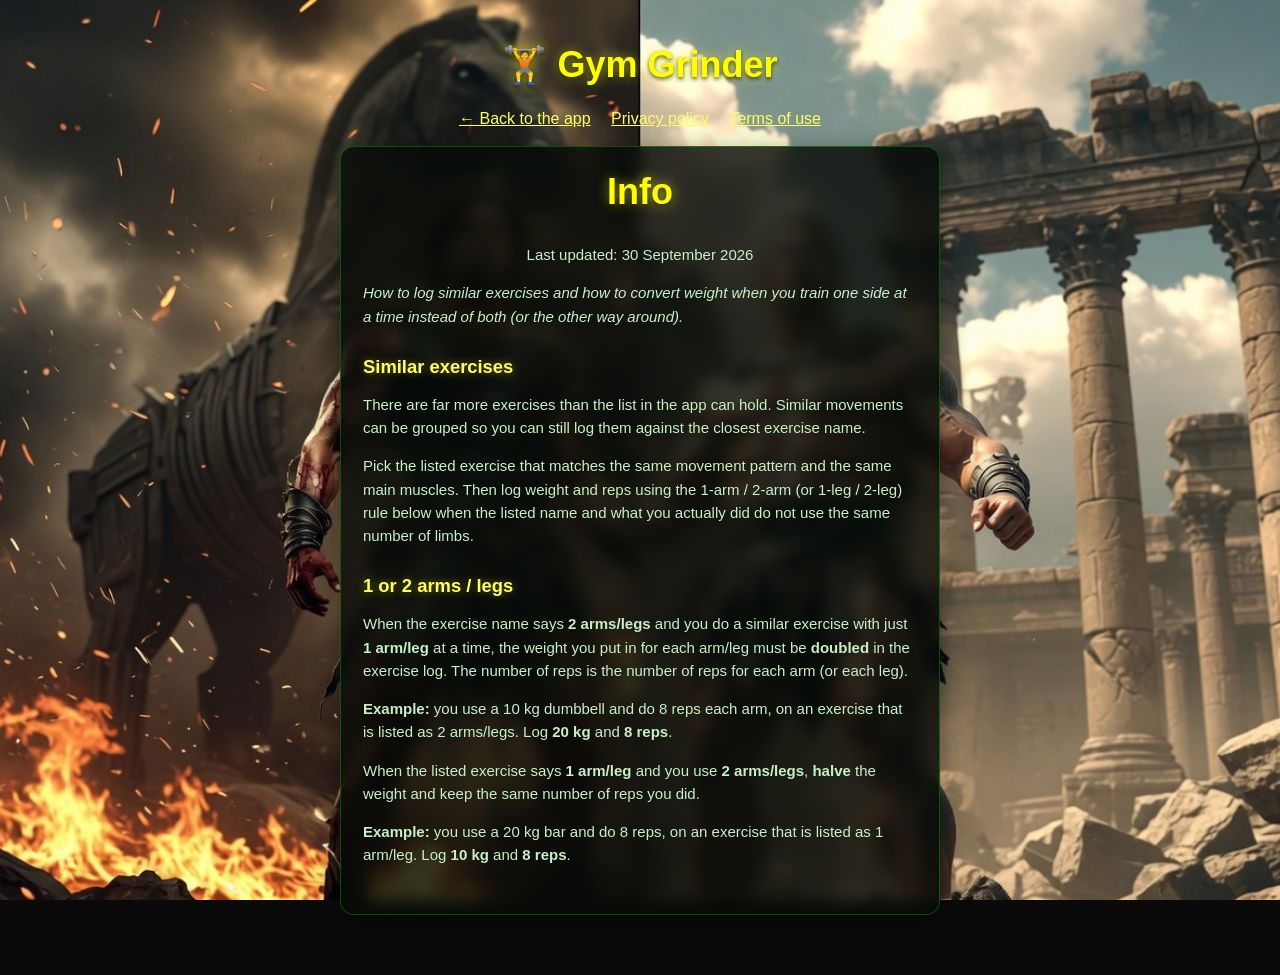
<file: info.html>
<!DOCTYPE html>
<html lang="en">
<head>
  <meta charset="UTF-8">
  <meta name="viewport" content="width=device-width, initial-scale=1.0">
  <title>Info – Gym Grinder</title>
  <link rel="stylesheet" href="style.css">
</head>
<body>
  <div class="background" aria-hidden="true"></div>
  <div class="game">
    <header>
      <h1>🏋️ Gym Grinder</h1>
    </header>
    <nav class="legal-nav">
      <a href="index.html">← Back to the app</a>
      <a href="privacy.html">Privacy policy</a>
      <a href="terms.html">Terms of use</a>
    </nav>
    <article class="legal-wrap">
      <h1>Info</h1>
      <p class="legal-meta">Last updated: 30 September 2026</p>
      <p class="disclaimer">How to log similar exercises and how to convert weight when you train one side at a time instead of both (or the other way around).</p>

      <h2>Similar exercises</h2>
      <p>There are far more exercises than the list in the app can hold. Similar movements can be grouped so you can still log them against the closest exercise name.</p>
      <p>Pick the listed exercise that matches the same movement pattern and the same main muscles. Then log weight and reps using the 1-arm / 2-arm (or 1-leg / 2-leg) rule below when the listed name and what you actually did do not use the same number of limbs.</p>

      <h2>1 or 2 arms / legs</h2>
      <p>When the exercise name says <strong>2 arms/legs</strong> and you do a similar exercise with just <strong>1 arm/leg</strong> at a time, the weight you put in for each arm/leg must be <strong>doubled</strong> in the exercise log. The number of reps is the number of reps for each arm (or each leg).</p>
      <p><strong>Example:</strong> you use a 10 kg dumbbell and do 8 reps each arm, on an exercise that is listed as 2 arms/legs. Log <strong>20 kg</strong> and <strong>8 reps</strong>.</p>
      <p>When the listed exercise says <strong>1 arm/leg</strong> and you use <strong>2 arms/legs</strong>, <strong>halve</strong> the weight and keep the same number of reps you did.</p>
      <p><strong>Example:</strong> you use a 20 kg bar and do 8 reps, on an exercise that is listed as 1 arm/leg. Log <strong>10 kg</strong> and <strong>8 reps</strong>.</p>
    </article>
  </div>
</body>
</html>
</file>
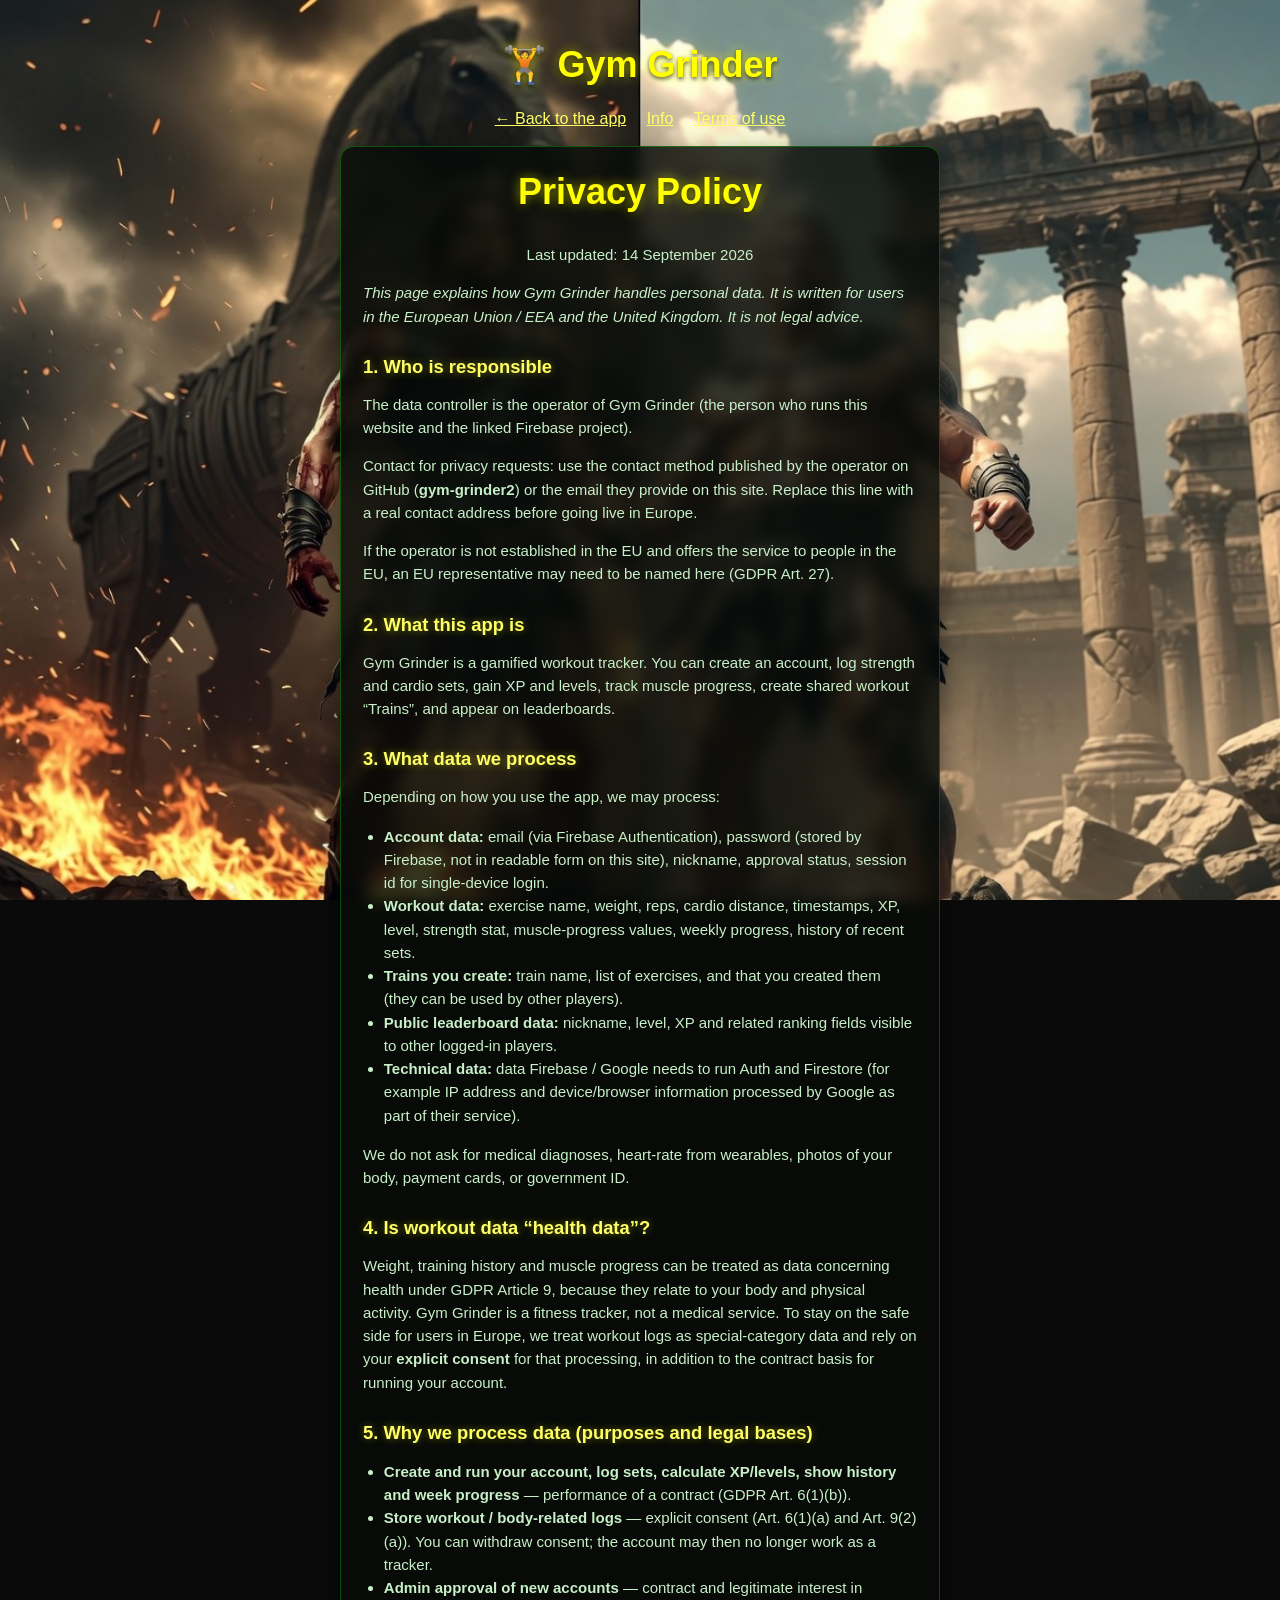
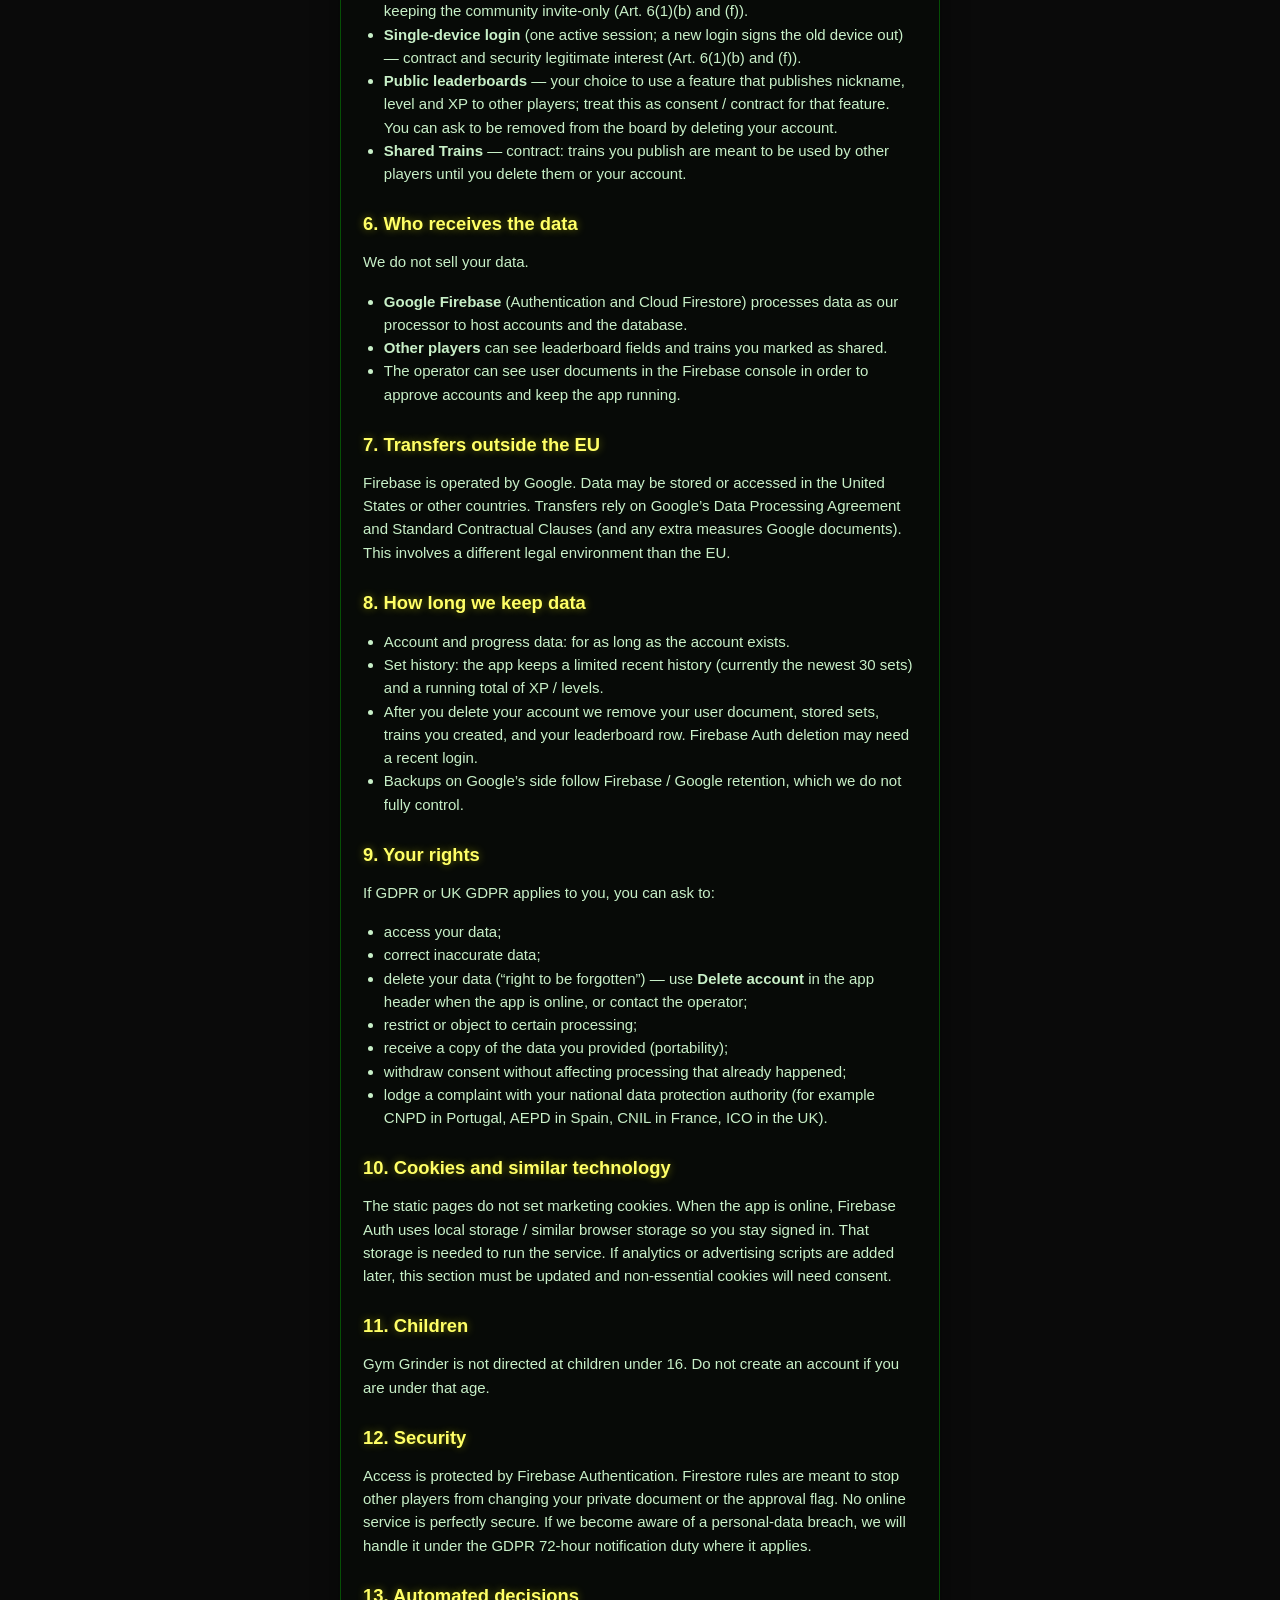
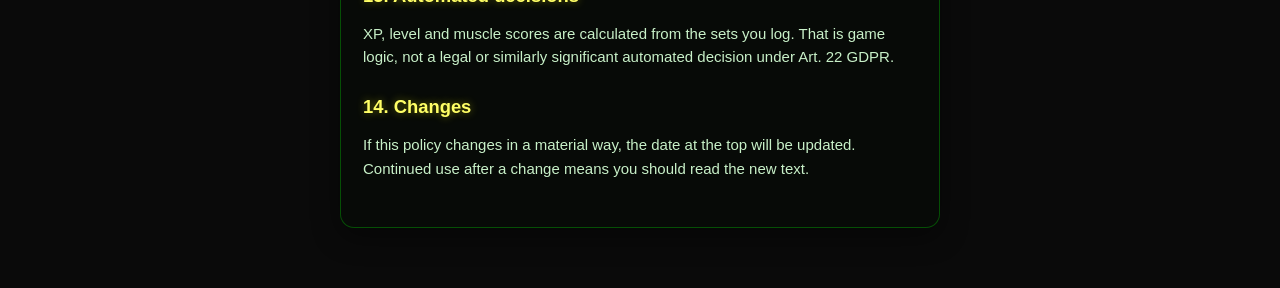
<file: privacy.html>
<!DOCTYPE html>
<html lang="en">
<head>
  <meta charset="UTF-8">
  <meta name="viewport" content="width=device-width, initial-scale=1.0">
  <title>Privacy Policy – Gym Grinder</title>
  <link rel="stylesheet" href="style.css">
</head>
<body>
  <div class="background" aria-hidden="true"></div>
  <div class="game">
    <header>
      <h1>🏋️ Gym Grinder</h1>
    </header>
    <nav class="legal-nav">
      <a href="index.html">← Back to the app</a>
      <a href="info.html">Info</a>
      <a href="terms.html">Terms of use</a>
    </nav>
    <article class="legal-wrap">
      <h1>Privacy Policy</h1>
      <p class="legal-meta">Last updated: 14 September 2026</p>
      <p class="disclaimer">This page explains how Gym Grinder handles personal data. It is written for users in the European Union / EEA and the United Kingdom. It is not legal advice.</p>

      <h2>1. Who is responsible</h2>
      <p>The data controller is the operator of Gym Grinder (the person who runs this website and the linked Firebase project).</p>
      <p>Contact for privacy requests: use the contact method published by the operator on GitHub (<strong>gym-grinder2</strong>) or the email they provide on this site. Replace this line with a real contact address before going live in Europe.</p>
      <p>If the operator is not established in the EU and offers the service to people in the EU, an EU representative may need to be named here (GDPR Art. 27).</p>

      <h2>2. What this app is</h2>
      <p>Gym Grinder is a gamified workout tracker. You can create an account, log strength and cardio sets, gain XP and levels, track muscle progress, create shared workout “Trains”, and appear on leaderboards.</p>

      <h2>3. What data we process</h2>
      <p>Depending on how you use the app, we may process:</p>
      <ul>
        <li><strong>Account data:</strong> email (via Firebase Authentication), password (stored by Firebase, not in readable form on this site), nickname, approval status, session id for single-device login.</li>
        <li><strong>Workout data:</strong> exercise name, weight, reps, cardio distance, timestamps, XP, level, strength stat, muscle-progress values, weekly progress, history of recent sets.</li>
        <li><strong>Trains you create:</strong> train name, list of exercises, and that you created them (they can be used by other players).</li>
        <li><strong>Public leaderboard data:</strong> nickname, level, XP and related ranking fields visible to other logged-in players.</li>
        <li><strong>Technical data:</strong> data Firebase / Google needs to run Auth and Firestore (for example IP address and device/browser information processed by Google as part of their service).</li>
      </ul>
      <p>We do not ask for medical diagnoses, heart-rate from wearables, photos of your body, payment cards, or government ID.</p>

      <h2>4. Is workout data “health data”?</h2>
      <p>Weight, training history and muscle progress can be treated as data concerning health under GDPR Article 9, because they relate to your body and physical activity. Gym Grinder is a fitness tracker, not a medical service. To stay on the safe side for users in Europe, we treat workout logs as special-category data and rely on your <strong>explicit consent</strong> for that processing, in addition to the contract basis for running your account.</p>

      <h2>5. Why we process data (purposes and legal bases)</h2>
      <ul>
        <li><strong>Create and run your account, log sets, calculate XP/levels, show history and week progress</strong> — performance of a contract (GDPR Art. 6(1)(b)).</li>
        <li><strong>Store workout / body-related logs</strong> — explicit consent (Art. 6(1)(a) and Art. 9(2)(a)). You can withdraw consent; the account may then no longer work as a tracker.</li>
        <li><strong>Admin approval of new accounts</strong> — contract and legitimate interest in keeping the community invite-only (Art. 6(1)(b) and (f)).</li>
        <li><strong>Single-device login</strong> (one active session; a new login signs the old device out) — contract and security legitimate interest (Art. 6(1)(b) and (f)).</li>
        <li><strong>Public leaderboards</strong> — your choice to use a feature that publishes nickname, level and XP to other players; treat this as consent / contract for that feature. You can ask to be removed from the board by deleting your account.</li>
        <li><strong>Shared Trains</strong> — contract: trains you publish are meant to be used by other players until you delete them or your account.</li>
      </ul>

      <h2>6. Who receives the data</h2>
      <p>We do not sell your data.</p>
      <ul>
        <li><strong>Google Firebase</strong> (Authentication and Cloud Firestore) processes data as our processor to host accounts and the database.</li>
        <li><strong>Other players</strong> can see leaderboard fields and trains you marked as shared.</li>
        <li>The operator can see user documents in the Firebase console in order to approve accounts and keep the app running.</li>
      </ul>

      <h2>7. Transfers outside the EU</h2>
      <p>Firebase is operated by Google. Data may be stored or accessed in the United States or other countries. Transfers rely on Google’s Data Processing Agreement and Standard Contractual Clauses (and any extra measures Google documents). This involves a different legal environment than the EU.</p>

      <h2>8. How long we keep data</h2>
      <ul>
        <li>Account and progress data: for as long as the account exists.</li>
        <li>Set history: the app keeps a limited recent history (currently the newest 30 sets) and a running total of XP / levels.</li>
        <li>After you delete your account we remove your user document, stored sets, trains you created, and your leaderboard row. Firebase Auth deletion may need a recent login.</li>
        <li>Backups on Google’s side follow Firebase / Google retention, which we do not fully control.</li>
      </ul>

      <h2>9. Your rights</h2>
      <p>If GDPR or UK GDPR applies to you, you can ask to:</p>
      <ul>
        <li>access your data;</li>
        <li>correct inaccurate data;</li>
        <li>delete your data (“right to be forgotten”) — use <strong>Delete account</strong> in the app header when the app is online, or contact the operator;</li>
        <li>restrict or object to certain processing;</li>
        <li>receive a copy of the data you provided (portability);</li>
        <li>withdraw consent without affecting processing that already happened;</li>
        <li>lodge a complaint with your national data protection authority (for example CNPD in Portugal, AEPD in Spain, CNIL in France, ICO in the UK).</li>
      </ul>

      <h2>10. Cookies and similar technology</h2>
      <p>The static pages do not set marketing cookies. When the app is online, Firebase Auth uses local storage / similar browser storage so you stay signed in. That storage is needed to run the service. If analytics or advertising scripts are added later, this section must be updated and non-essential cookies will need consent.</p>

      <h2>11. Children</h2>
      <p>Gym Grinder is not directed at children under 16. Do not create an account if you are under that age.</p>

      <h2>12. Security</h2>
      <p>Access is protected by Firebase Authentication. Firestore rules are meant to stop other players from changing your private document or the approval flag. No online service is perfectly secure. If we become aware of a personal-data breach, we will handle it under the GDPR 72-hour notification duty where it applies.</p>

      <h2>13. Automated decisions</h2>
      <p>XP, level and muscle scores are calculated from the sets you log. That is game logic, not a legal or similarly significant automated decision under Art. 22 GDPR.</p>

      <h2>14. Changes</h2>
      <p>If this policy changes in a material way, the date at the top will be updated. Continued use after a change means you should read the new text.</p>
    </article>
  </div>
</body>
</html>
</file>
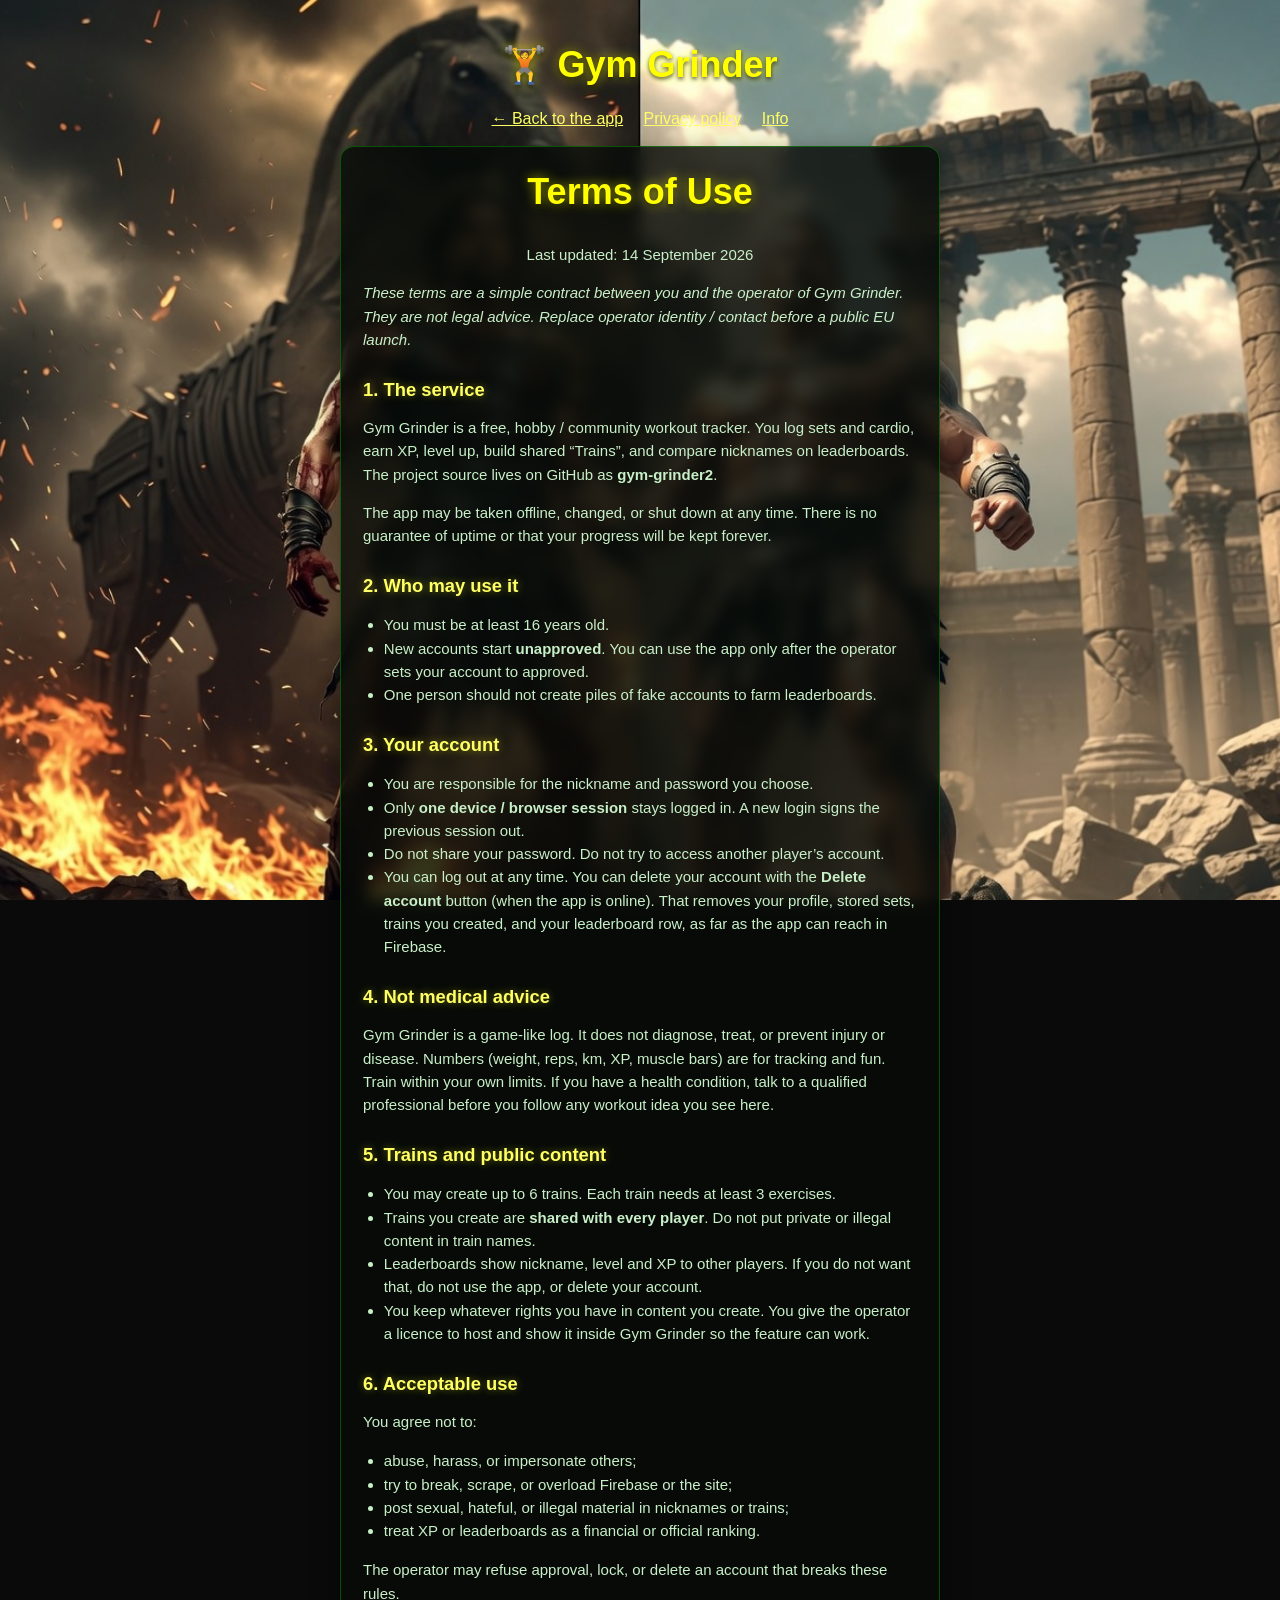
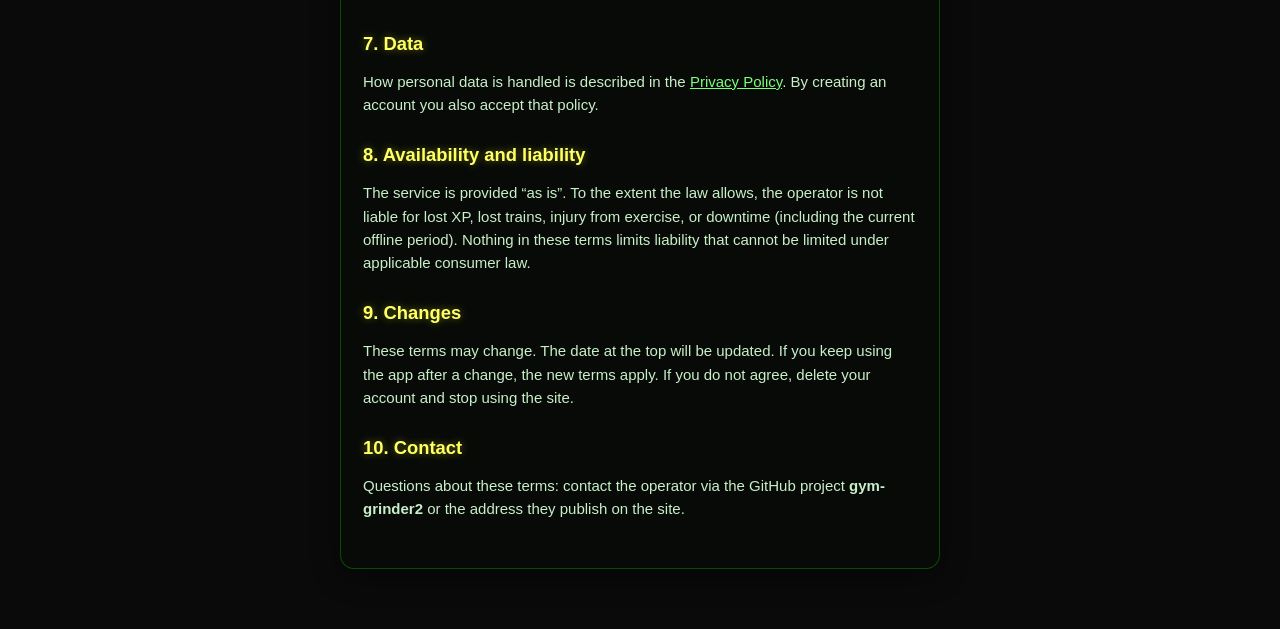
<file: terms.html>
<!DOCTYPE html>
<html lang="en">
<head>
  <meta charset="UTF-8">
  <meta name="viewport" content="width=device-width, initial-scale=1.0">
  <title>Terms of Use – Gym Grinder</title>
  <link rel="stylesheet" href="style.css">
</head>
<body>
  <div class="background" aria-hidden="true"></div>
  <div class="game">
    <header>
      <h1>🏋️ Gym Grinder</h1>
    </header>
    <nav class="legal-nav">
      <a href="index.html">← Back to the app</a>
      <a href="privacy.html">Privacy policy</a>
      <a href="info.html">Info</a>
    </nav>
    <article class="legal-wrap">
      <h1>Terms of Use</h1>
      <p class="legal-meta">Last updated: 14 September 2026</p>
      <p class="disclaimer">These terms are a simple contract between you and the operator of Gym Grinder. They are not legal advice. Replace operator identity / contact before a public EU launch.</p>

      <h2>1. The service</h2>
      <p>Gym Grinder is a free, hobby / community workout tracker. You log sets and cardio, earn XP, level up, build shared “Trains”, and compare nicknames on leaderboards. The project source lives on GitHub as <strong>gym-grinder2</strong>.</p>
      <p>The app may be taken offline, changed, or shut down at any time. There is no guarantee of uptime or that your progress will be kept forever.</p>

      <h2>2. Who may use it</h2>
      <ul>
        <li>You must be at least 16 years old.</li>
        <li>New accounts start <strong>unapproved</strong>. You can use the app only after the operator sets your account to approved.</li>
        <li>One person should not create piles of fake accounts to farm leaderboards.</li>
      </ul>

      <h2>3. Your account</h2>
      <ul>
        <li>You are responsible for the nickname and password you choose.</li>
        <li>Only <strong>one device / browser session</strong> stays logged in. A new login signs the previous session out.</li>
        <li>Do not share your password. Do not try to access another player’s account.</li>
        <li>You can log out at any time. You can delete your account with the <strong>Delete account</strong> button (when the app is online). That removes your profile, stored sets, trains you created, and your leaderboard row, as far as the app can reach in Firebase.</li>
      </ul>

      <h2>4. Not medical advice</h2>
      <p>Gym Grinder is a game-like log. It does not diagnose, treat, or prevent injury or disease. Numbers (weight, reps, km, XP, muscle bars) are for tracking and fun. Train within your own limits. If you have a health condition, talk to a qualified professional before you follow any workout idea you see here.</p>

      <h2>5. Trains and public content</h2>
      <ul>
        <li>You may create up to 6 trains. Each train needs at least 3 exercises.</li>
        <li>Trains you create are <strong>shared with every player</strong>. Do not put private or illegal content in train names.</li>
        <li>Leaderboards show nickname, level and XP to other players. If you do not want that, do not use the app, or delete your account.</li>
        <li>You keep whatever rights you have in content you create. You give the operator a licence to host and show it inside Gym Grinder so the feature can work.</li>
      </ul>

      <h2>6. Acceptable use</h2>
      <p>You agree not to:</p>
      <ul>
        <li>abuse, harass, or impersonate others;</li>
        <li>try to break, scrape, or overload Firebase or the site;</li>
        <li>post sexual, hateful, or illegal material in nicknames or trains;</li>
        <li>treat XP or leaderboards as a financial or official ranking.</li>
      </ul>
      <p>The operator may refuse approval, lock, or delete an account that breaks these rules.</p>

      <h2>7. Data</h2>
      <p>How personal data is handled is described in the <a href="privacy.html">Privacy Policy</a>. By creating an account you also accept that policy.</p>

      <h2>8. Availability and liability</h2>
      <p>The service is provided “as is”. To the extent the law allows, the operator is not liable for lost XP, lost trains, injury from exercise, or downtime (including the current offline period). Nothing in these terms limits liability that cannot be limited under applicable consumer law.</p>

      <h2>9. Changes</h2>
      <p>These terms may change. The date at the top will be updated. If you keep using the app after a change, the new terms apply. If you do not agree, delete your account and stop using the site.</p>

      <h2>10. Contact</h2>
      <p>Questions about these terms: contact the operator via the GitHub project <strong>gym-grinder2</strong> or the address they publish on the site.</p>
    </article>
  </div>
</body>
</html>
</file>
<file: style.css>
body {
  font-family: Arial, sans-serif;
  background: #0a0a0a;
  color: #00ff00;
  text-align: center;
  margin: 0;
  padding: 20px;
  min-height: 100vh;
  position: relative;
  overflow-x: hidden;
}

/* Epic warrior background with seamless breathing animation */
.background {
  position: fixed;
  top: 0;
  left: 0;
  width: 100%;
  height: 100%;
  background-image: url('background.jpg');
  background-size: cover;
  background-position: center center;
  background-repeat: no-repeat;
  z-index: -2;
  /* Precise seamless breathing loop – scale returns exactly to start */
  animation: breathe 5s ease-in-out infinite;
  transform-origin: center center;
  will-change: transform;
}

/* No dark overlay – full brightness background */
.background::after {
  display: none;
}

/* 
  Breathing keyframes:
  - Starts and ends at exactly scale(1) → no jump on loop
  - Gentle 3% expansion feels like chest rising / falling
  - ease-in-out makes the motion natural and continuous
*/
@keyframes breathe {
  0% {
    transform: scale(1);
  }
  50% {
    transform: scale(1.05);
  }
  100% {
    transform: scale(1);
  }
}

.game {
  max-width: 600px;
  margin: 0 auto;
  position: relative;
  z-index: 1;
}

h1 {
  color: #ffff00;
  font-size: 36px;
  text-shadow: 0 0 12px rgba(255, 255, 0, 0.6), 0 2px 4px rgba(0, 0, 0, 0.8);
}

h2 {
  color: #ffff00;
  text-shadow: 0 0 8px rgba(255, 255, 0, 0.4);
}

h3 {
  color: #00ff88;
  margin-top: 20px;
}

button {
  font-size: 24px;
  padding: 15px 30px;
  margin: 10px;
  background: #ff0000;
  color: white;
  border: none;
  border-radius: 10px;
  cursor: pointer;
  box-shadow: 0 4px 12px rgba(0, 0, 0, 0.5);
  transition: background 0.2s, transform 0.15s;
}

button:hover {
  background: #ffff00;
  color: black;
  transform: scale(1.05);
}

/* Undo button – distinct look so it stands out from Confirm */
#undo-btn,
#cardio-undo-btn {
  background: #ff8800;
  font-size: 18px;
  padding: 12px 22px;
}
#undo-btn:hover,
#cardio-undo-btn:hover {
  background: #ffff00;
  color: black;
}

.stats {
  font-size: 20px;
  background: rgba(10, 10, 10, 0.65);
  padding: 15px;
  border-radius: 8px;
  margin: 15px auto;
  max-width: 500px;
  border: 1px solid rgba(0, 255, 0, 0.3);
  backdrop-filter: blur(6px);
  box-shadow: 0 4px 16px rgba(0, 0, 0, 0.35);
}

progress {
  width: 80%;
  height: 20px;
}

/* ─── Header bar (row 1: Delete | Logout, row 2: Profile | Train) ───── */
.header-bar {
  display: flex;
  flex-direction: column;
  justify-content: space-between;
  align-items: stretch;
  gap: 10px;
  max-width: 560px;
  margin: 8px auto 20px;
  padding: 12px 12px;
  background: linear-gradient(180deg, rgba(180, 70, 0, 0.55), rgba(90, 30, 0, 0.7));
  border: 1px solid rgba(255, 140, 40, 0.55);
  border-radius: 14px;
  box-shadow: 0 4px 18px rgba(0, 0, 0, 0.4), inset 0 1px 0 rgba(255, 180, 80, 0.2);
  backdrop-filter: blur(8px);
}

.header-row {
  display: flex;
  justify-content: space-between;
  align-items: stretch;
  gap: 10px;
}

.header-row-top .header-box {
  flex: 1;
}

.header-box {
  flex: 1;
  font-size: 14px;
  padding: 12px 8px;
  margin: 0;
  background: rgba(20, 20, 20, 0.75);
  color: #00ff00;
  border: 1px solid rgba(0, 255, 0, 0.35);
  border-radius: 10px;
  cursor: pointer;
  transition: background 0.2s, color 0.2s, transform 0.15s, box-shadow 0.2s;
  line-height: 1.3;
  word-break: break-word;
}

.header-box:hover {
  background: rgba(0, 80, 0, 0.75);
  color: #ffff00;
  transform: scale(1.03);
}

.header-box.active {
  background: #ffcc00;
  color: #111;
  border-color: #ffcc00;
  box-shadow: 0 0 12px rgba(255, 200, 0, 0.55);
  font-weight: bold;
}

.header-box.active:hover {
  background: #ffff00;
  color: #111;
  border-color: #ffff00;
}

/* Logout – solid red button */
.header-logout {
  background: #e01010;
  border: 1px solid #ff4444;
  color: #ffffff;
  font-weight: bold;
  box-shadow: 0 2px 10px rgba(255, 0, 0, 0.35);
}

.header-logout:hover {
  background: #ff2222;
  color: white;
  border-color: #ff8888;
  transform: scale(1.03);
  box-shadow: 0 0 14px rgba(255, 40, 40, 0.55);
}

/* Delete account – darker red, left of first row */
.header-delete {
  background: #8a0a0a;
  border: 1px solid #cc3333;
  color: #ffffff;
  font-weight: bold;
  box-shadow: 0 2px 10px rgba(160, 0, 0, 0.35);
}

.header-delete:hover {
  background: #c01010;
  color: white;
  border-color: #ff6666;
  transform: scale(1.03);
  box-shadow: 0 0 14px rgba(200, 20, 20, 0.5);
}

/* ─── Menu grid (3 columns × 2 rows) ──────────────────────── */
.menu-grid {
  display: grid;
  grid-template-columns: repeat(3, 1fr);
  gap: 12px;
  max-width: 560px;
  margin: 0 auto 24px;
}

.menu-box {
  font-size: 15px;
  padding: 18px 10px;
  margin: 0;
  min-height: 64px;
  display: flex;
  align-items: center;
  justify-content: center;
  text-align: center;
  background: rgba(40, 40, 40, 0.85);
  color: #00ff00;
  border: 1px solid rgba(0, 255, 0, 0.35);
  border-radius: 10px;
  cursor: pointer;
  transition: background 0.2s, color 0.2s, transform 0.15s, box-shadow 0.2s;
  line-height: 1.25;
}

.menu-box:hover {
  background: rgba(0, 80, 0, 0.7);
  color: #ffff00;
  transform: scale(1.04);
}

.menu-box.active {
  background: #ffcc00;
  color: #111;
  border-color: #ffcc00;
  box-shadow: 0 0 12px rgba(255, 200, 0, 0.55);
  font-weight: bold;
}

.menu-box.active:hover {
  background: #ffff00;
  color: #111;
  border-color: #ffff00;
}

/* Shared tab-btn base (used by both header-box and menu-box) */
.tab-btn {
  /* styles live on .header-box / .menu-box */
}

/* Narrow screens: slightly smaller menu text */
@media (max-width: 420px) {
  .header-box {
    font-size: 12px;
    padding: 10px 4px;
  }
  .menu-box {
    font-size: 13px;
    padding: 14px 6px;
    min-height: 56px;
  }
}

/* ─── Profile / Muscle grid ───────────────────────────────── */
.hint {
  font-size: 14px;
  color: #88ff88;
  opacity: 0.85;
  margin: -8px 0 16px;
}

.muscle-grid {
  display: grid;
  grid-template-columns: repeat(auto-fill, minmax(150px, 1fr));
  gap: 12px;
  max-width: 540px;
  margin: 0 auto 30px;
}

.muscle-card {
  background: rgba(10, 10, 10, 0.7);
  border: 1px solid rgba(0, 255, 0, 0.3);
  border-radius: 10px;
  padding: 12px 10px;
  backdrop-filter: blur(6px);
  box-shadow: 0 4px 12px rgba(0, 0, 0, 0.35);
  transition: transform 0.15s, border-color 0.2s;
}

.muscle-card:hover {
  transform: scale(1.04);
  border-color: #ffff00;
}

.muscle-name {
  font-size: 16px;
  font-weight: bold;
  color: #ffff00;
  margin-bottom: 4px;
}

.muscle-level {
  font-size: 18px;
  color: #00ff00;
  margin-bottom: 2px;
}

.muscle-xp {
  font-size: 13px;
  color: #88ff88;
  margin-bottom: 8px;
}

.progress-bar {
  width: 100%;
  height: 10px;
  background: rgba(0, 40, 0, 0.8);
  border-radius: 5px;
  overflow: hidden;
  border: 1px solid rgba(0, 255, 0, 0.25);
}

.progress-fill {
  height: 100%;
  background: linear-gradient(90deg, #00aa00, #00ff00);
  border-radius: 5px;
  transition: width 0.4s ease;
}

.muscle-next {
  font-size: 11px;
  color: #66aa66;
  margin-top: 4px;
}

/* Muscles with 0 XP this week appear dimmed */
.muscle-card.muscle-zero {
  opacity: 0.45;
}
.muscle-card.muscle-zero .muscle-name {
  color: #88aa88;
}
.muscle-card.muscle-zero .progress-fill {
  width: 0 !important;
}

/* Muscle gains message under workout log */
.muscle-gains {
  display: block;
  margin-top: 6px;
  font-size: 14px;
  color: #88ff88;
}

/* Inputs */
select, input[type="number"] {
  font-size: 18px;
  padding: 10px 14px;
  margin: 6px;
  border-radius: 8px;
  border: 1px solid rgba(0, 255, 0, 0.4);
  background: rgba(20, 20, 20, 0.85);
  color: #00ff00;
  outline: none;
}

select:focus, input[type="number"]:focus {
  border-color: #ffff00;
  box-shadow: 0 0 8px rgba(255, 255, 0, 0.3);
}

/* Leaderboard lists */
#global-lb ol, #daily-lb ol, #weekly-lb ol {
  text-align: left;
  max-width: 400px;
  margin: 10px auto;
  padding-left: 30px;
}

#global-lb li, #daily-lb li, #weekly-lb li {
  margin: 6px 0;
}

/* Inactive players on daily/weekly leaderboards */
.inactive {
  color: #888;
  font-size: 0.85em;
  font-style: italic;
}

/* ─── History / Recent Sets ───────────────────────────────── */
#sets-list {
  max-width: 520px;
  margin: 0 auto 30px;
  display: flex;
  flex-direction: column;
  gap: 10px;
}

.set-card {
  background: rgba(10, 10, 10, 0.7);
  border: 1px solid rgba(0, 255, 0, 0.3);
  border-radius: 10px;
  padding: 12px 14px;
  backdrop-filter: blur(6px);
  box-shadow: 0 4px 12px rgba(0, 0, 0, 0.35);
  text-align: left;
  transition: transform 0.15s, border-color 0.2s;
}

.set-card:hover {
  transform: scale(1.02);
  border-color: #ffff00;
}

.set-exercise {
  font-size: 16px;
  font-weight: bold;
  color: #ffff00;
  margin-bottom: 4px;
}

.set-details {
  font-size: 15px;
  color: #00ff00;
  margin-bottom: 4px;
}

.set-details span {
  margin-right: 4px;
}

.set-xp {
  font-size: 14px;
  color: #00ff88;
  font-weight: bold;
  margin-bottom: 2px;
}

.set-date {
  font-size: 12px;
  color: #66aa66;
}

/* ─── Custom Modal (in-game dialogs) ──────────────────────── */
.modal-overlay {
  position: fixed;
  inset: 0;
  background: rgba(0, 0, 0, 0.72);
  display: flex;
  align-items: center;
  justify-content: center;
  z-index: 9999;
  padding: 16px;
  backdrop-filter: blur(4px);
}

.modal {
  background: rgba(12, 12, 12, 0.95);
  border: 2px solid rgba(0, 255, 0, 0.45);
  border-radius: 14px;
  padding: 24px 22px 20px;
  max-width: 420px;
  width: 100%;
  box-shadow: 0 0 30px rgba(0, 255, 0, 0.18), 0 12px 40px rgba(0, 0, 0, 0.6);
  text-align: center;
  animation: modalIn 0.22s ease-out;
}

@keyframes modalIn {
  from {
    opacity: 0;
    transform: scale(0.92) translateY(12px);
  }
  to {
    opacity: 1;
    transform: scale(1) translateY(0);
  }
}

.modal h3 {
  color: #ffff00;
  margin: 0 0 14px;
  font-size: 22px;
  text-shadow: 0 0 10px rgba(255, 255, 0, 0.45);
}

#modal-body {
  color: #00ff00;
  font-size: 16px;
  line-height: 1.45;
  margin-bottom: 20px;
  white-space: pre-line; /* keeps \n as line breaks */
}

#modal-body .modal-form {
  display: flex;
  flex-direction: column;
  gap: 12px;
  text-align: left;
}

#modal-body .modal-form label {
  display: block;
  font-size: 14px;
  color: #88ff88;
  margin-bottom: 4px;
}

#modal-body .modal-form input {
  width: 100%;
  box-sizing: border-box;
  font-size: 17px;
  padding: 11px 14px;
  border-radius: 8px;
  border: 1px solid rgba(0, 255, 0, 0.4);
  background: rgba(20, 20, 20, 0.9);
  color: #00ff00;
  outline: none;
}

#modal-body .modal-form input:focus {
  border-color: #ffff00;
  box-shadow: 0 0 8px rgba(255, 255, 0, 0.3);
}

#modal-body .modal-error {
  color: #ff5555;
  font-size: 14px;
  margin-top: 6px;
  min-height: 18px;
}

#modal-body .modal-check-row {
  display: flex;
  align-items: flex-start;
  gap: 10px;
  margin-top: 6px;
  font-size: 13px;
  color: #c8f0c8;
  line-height: 1.4;
  cursor: pointer;
}

#modal-body .modal-check-row input[type="checkbox"] {
  width: 18px;
  height: 18px;
  min-width: 18px;
  margin-top: 2px;
  padding: 0;
  accent-color: #00cc00;
}

#modal-body .modal-check-row a {
  color: #ffff66;
}

.auth-legal {
  margin: 14px 0 0;
  font-size: 13px;
  color: #88aa88;
}

.auth-legal a {
  color: #ffff66;
}

#modal-actions {
  display: flex;
  justify-content: center;
  gap: 12px;
  flex-wrap: wrap;
}

#modal-actions button {
  font-size: 18px;
  padding: 12px 26px;
  margin: 0;
  min-width: 110px;
}

#modal-cancel {
  background: #444;
}

#modal-cancel:hover {
  background: #666;
  color: white;
}

#modal-ok {
  background: #ff0000;
}

#modal-ok:hover {
  background: #ffff00;
  color: black;
}

/* ─── Train Builder & Pre-prepared Trains ─────────────────── */
.train-card {
  background: rgba(10, 10, 10, 0.7);
  border: 1px solid rgba(0, 255, 0, 0.3);
  border-radius: 10px;
  padding: 14px 16px;
  margin: 0 auto 12px;
  max-width: 520px;
  text-align: left;
  backdrop-filter: blur(6px);
  box-shadow: 0 4px 12px rgba(0, 0, 0, 0.35);
  transition: transform 0.15s, border-color 0.2s;
}

.train-card:hover {
  transform: scale(1.02);
  border-color: #ffff00;
}

.train-card-header {
  display: flex;
  justify-content: space-between;
  align-items: flex-start;
  gap: 10px;
  margin-bottom: 6px;
}

.train-name {
  font-size: 18px;
  font-weight: bold;
  color: #ffff00;
}

.train-meta {
  font-size: 13px;
  color: #88ff88;
  margin-bottom: 8px;
}

.train-bodyparts {
  font-size: 12px;
  color: #66aa66;
  margin-bottom: 10px;
}

.train-bodyparts span {
  display: inline-block;
  background: rgba(0, 80, 0, 0.5);
  border: 1px solid rgba(0, 255, 0, 0.25);
  border-radius: 4px;
  padding: 2px 7px;
  margin: 2px 3px 2px 0;
}

.train-actions {
  display: flex;
  gap: 8px;
  flex-wrap: wrap;
  margin-top: 8px;
}

.train-actions button {
  font-size: 14px;
  padding: 8px 14px;
  margin: 0;
}

.btn-small {
  font-size: 14px !important;
  padding: 8px 14px !important;
  margin: 4px !important;
}

.btn-danger {
  background: #aa2200 !important;
}

.btn-danger:hover {
  background: #ff4400 !important;
  color: white !important;
}

.btn-secondary {
  background: #444 !important;
}

.btn-secondary:hover {
  background: #666 !important;
  color: white !important;
}

/* Builder form */
#builder-form {
  max-width: 540px;
  margin: 20px auto;
  text-align: left;
  background: rgba(10, 10, 10, 0.75);
  border: 1px solid rgba(0, 255, 0, 0.35);
  border-radius: 12px;
  padding: 18px 16px;
}

.builder-field {
  margin-bottom: 14px;
}

.builder-field label {
  display: block;
  font-size: 14px;
  color: #88ff88;
  margin-bottom: 5px;
}

.builder-field input[type="text"] {
  width: 100%;
  box-sizing: border-box;
  font-size: 17px;
  padding: 10px 12px;
  border-radius: 8px;
  border: 1px solid rgba(0, 255, 0, 0.4);
  background: rgba(20, 20, 20, 0.9);
  color: #00ff00;
  outline: none;
}

.builder-field input[type="text"]:focus {
  border-color: #ffff00;
  box-shadow: 0 0 8px rgba(255, 255, 0, 0.3);
}

.bodypart-grid {
  display: flex;
  flex-wrap: wrap;
  gap: 8px;
}

.bodypart-chip {
  display: flex;
  align-items: center;
  gap: 5px;
  background: rgba(0, 40, 0, 0.6);
  border: 1px solid rgba(0, 255, 0, 0.3);
  border-radius: 6px;
  padding: 5px 10px;
  font-size: 13px;
  color: #88ff88;
  cursor: pointer;
  user-select: none;
}

.bodypart-chip input {
  margin: 0;
  accent-color: #00ff00;
}

.bodypart-chip.selected {
  background: rgba(0, 100, 0, 0.7);
  border-color: #00ff00;
  color: #00ff00;
}

.exercise-row {
  background: rgba(0, 30, 0, 0.5);
  border: 1px solid rgba(0, 255, 0, 0.25);
  border-radius: 8px;
  padding: 10px 12px;
  margin-bottom: 10px;
}

.exercise-row-header {
  display: flex;
  justify-content: space-between;
  align-items: center;
  margin-bottom: 8px;
  font-size: 14px;
  color: #ffff00;
  gap: 8px;
}

.exercise-row-actions {
  display: flex;
  align-items: center;
  gap: 6px;
  flex-shrink: 0;
}

.btn-move {
  min-width: 32px;
  padding: 4px 8px;
  font-size: 13px;
  line-height: 1;
  background: rgba(0, 80, 0, 0.8);
  border: 1px solid #00aa00;
  color: #88ff88;
}

.btn-move:hover:not(:disabled) {
  background: rgba(0, 140, 0, 0.9);
  color: #ffff00;
}

.btn-move:disabled {
  opacity: 0.35;
  cursor: not-allowed;
}

.exercise-row select,
.exercise-row input[type="number"] {
  font-size: 15px;
  padding: 7px 10px;
  margin: 3px 4px 3px 0;
  max-width: 100%;
}

.exercise-row .row-inputs {
  display: flex;
  flex-wrap: wrap;
  align-items: center;
  gap: 8px;
}

/* ─── Searchable select (type-to-find + scroll list) ──────── */
.searchable-select {
  position: relative;
  flex: 1 1 220px;
  min-width: 180px;
  max-width: 100%;
}

.searchable-input {
  width: 100%;
  box-sizing: border-box;
  font-size: 15px;
  padding: 9px 12px;
  border-radius: 8px;
  border: 1px solid rgba(0, 255, 0, 0.4);
  background: rgba(20, 20, 20, 0.9);
  color: #00ff00;
  outline: none;
}

.searchable-input:focus {
  border-color: #ffff00;
  box-shadow: 0 0 8px rgba(255, 255, 0, 0.3);
}

.searchable-input::placeholder {
  color: #448844;
}

.searchable-dropdown {
  position: absolute;
  left: 0;
  right: 0;
  top: calc(100% + 4px);
  max-height: 220px;
  overflow-y: auto;
  background: rgba(12, 12, 12, 0.97);
  border: 1px solid rgba(0, 255, 0, 0.4);
  border-radius: 8px;
  z-index: 50;
  box-shadow: 0 8px 24px rgba(0, 0, 0, 0.55);
  text-align: left;
}

.searchable-option {
  display: flex;
  justify-content: space-between;
  align-items: center;
  gap: 10px;
  padding: 9px 12px;
  font-size: 14px;
  color: #00ff00;
  cursor: pointer;
  border-bottom: 1px solid rgba(0, 255, 0, 0.08);
}

.searchable-option:last-child {
  border-bottom: none;
}

.searchable-option:hover {
  background: rgba(0, 80, 0, 0.55);
  color: #ffff00;
}

.searchable-option .opt-name {
  flex: 1;
  text-align: left;
  overflow: hidden;
  text-overflow: ellipsis;
  white-space: nowrap;
}

.searchable-option .opt-icon {
  flex-shrink: 0;
  font-size: 16px;
}

.searchable-option .opt-meta {
  flex-shrink: 0;
  font-size: 12px;
  color: #88ff88;
  opacity: 0.85;
}

.searchable-empty {
  padding: 12px;
  font-size: 13px;
  color: #66aa66;
  text-align: center;
}

/* Copy train section on Builder tab */
.copy-train-section {
  max-width: 520px;
  margin: 0 auto 20px;
  padding: 14px 14px 16px;
  background: rgba(10, 10, 10, 0.65);
  border: 1px solid rgba(0, 255, 0, 0.28);
  border-radius: 10px;
  text-align: left;
  backdrop-filter: blur(6px);
}

.copy-train-section .searchable-select {
  max-width: 100%;
}

#copy-train-btn:disabled {
  opacity: 0.45;
  cursor: not-allowed;
  transform: none;
}

.ex-notes-row {
  margin-top: 8px;
}

.ex-notes-row label {
  display: block;
  margin-bottom: 4px;
}

.ex-notes-row .ex-notes {
  width: 100%;
  box-sizing: border-box;
  font-size: 14px;
  padding: 8px 10px;
  border-radius: 6px;
  border: 1px solid rgba(0, 255, 0, 0.35);
  background: rgba(20, 20, 20, 0.9);
  color: #00ff00;
  outline: none;
}

.ex-notes-row .ex-notes:focus {
  border-color: #ffff00;
  box-shadow: 0 0 6px rgba(255, 255, 0, 0.25);
}

.ex-notes-row .ex-notes::placeholder {
  color: #448844;
}

/* Body-part filter on Trains tab */
.body-filter-section {
  max-width: 520px;
  margin: 0 auto 18px;
}

.body-filter-grid {
  display: flex;
  flex-wrap: wrap;
  gap: 8px;
  justify-content: center;
}

.body-filter-chip {
  font-size: 13px !important;
  padding: 8px 14px !important;
  margin: 0 !important;
  background: rgba(40, 40, 40, 0.85) !important;
  color: #00ff00 !important;
  border: 1px solid rgba(0, 255, 0, 0.35) !important;
  border-radius: 20px !important;
  cursor: pointer;
  transition: background 0.15s, color 0.15s, transform 0.12s;
}

.body-filter-chip:hover {
  background: rgba(0, 80, 0, 0.7) !important;
  color: #ffff00 !important;
  transform: scale(1.04);
}

.body-filter-chip.active {
  background: #ffcc00 !important;
  color: #111 !important;
  border-color: #ffcc00 !important;
  box-shadow: 0 0 10px rgba(255, 200, 0, 0.45);
  font-weight: bold;
}

.body-filter-chip.active:hover {
  background: #ffff00 !important;
  color: #111 !important;
  border-color: #ffff00 !important;
}

/* Trains session form (use a train) */
#trains-session {
  max-width: 540px;
  margin: 16px auto 30px;
  text-align: left;
}

.session-exercise {
  background: rgba(10, 10, 10, 0.7);
  border: 1px solid rgba(0, 255, 0, 0.3);
  border-radius: 10px;
  padding: 12px 14px;
  margin-bottom: 14px;
}

.session-exercise-title {
  display: flex;
  align-items: center;
  justify-content: space-between;
  gap: 10px;
  font-size: 16px;
  font-weight: bold;
  color: #ffff00;
  margin-bottom: 6px;
  flex-wrap: wrap;
}

.session-exercise-title .title-text {
  flex: 1;
  min-width: 0;
}

.session-note {
  font-size: 13px;
  color: #ffcc66;
  background: rgba(80, 50, 0, 0.35);
  border: 1px solid rgba(255, 180, 0, 0.3);
  border-radius: 6px;
  padding: 6px 10px;
  margin-bottom: 10px;
  line-height: 1.35;
}

.session-set-row {
  display: flex;
  flex-wrap: wrap;
  align-items: center;
  gap: 8px;
  margin-bottom: 8px;
  padding: 6px 0;
  border-bottom: 1px solid rgba(0, 255, 0, 0.12);
}

.session-set-row:last-child {
  border-bottom: none;
}

.session-set-label {
  font-size: 13px;
  color: #88ff88;
  min-width: 70px;
}

.session-set-row input[type="number"] {
  font-size: 15px;
  padding: 7px 10px;
  width: 90px;
  margin: 0;
}

.session-suggested {
  font-size: 12px;
  color: #66aa66;
}

.session-actions {
  text-align: center;
  margin-top: 18px;
}

.session-total {
  text-align: center;
  font-size: 16px;
  color: #00ff88;
  margin: 12px 0;
}

/* History train badge */
.set-train {
  font-size: 12px;
  color: #ffaa00;
  margin-bottom: 3px;
}

/* ─── Exercise Demo (Workout + Train session) ─── */
.exercise-select-row {
  display: flex;
  align-items: center;
  justify-content: center;
  gap: 10px;
  flex-wrap: wrap;
  margin-bottom: 8px;
}

.exercise-select-row select {
  margin: 0;
  max-width: min(320px, 70vw);
}

.demo-btn {
  background: #1a3a1a !important;
  border: 1px solid #00ff88 !important;
  color: #00ff88 !important;
  font-size: 13px !important;
  padding: 6px 12px !important;
  margin: 0 !important;
  white-space: nowrap;
}

.demo-btn:hover {
  background: #00ff88 !important;
  color: #000 !important;
}

.demo-btn.active-demo {
  background: #00ff88 !important;
  color: #000 !important;
  font-weight: bold;
}

.demo-container {
  max-width: 360px;
  margin: 8px auto 14px;
  background: rgba(0, 20, 0, 0.75);
  border: 1px solid rgba(0, 255, 136, 0.35);
  border-radius: 10px;
  padding: 8px;
  text-align: center;
  overflow: hidden;
}

.demo-container .demo-video {
  display: block;
  width: 100%;
  max-height: 240px;
  border-radius: 6px;
  background: #000;
}

.demo-container .demo-placeholder {
  color: #88aa88;
  font-size: 14px;
  padding: 18px 10px;
  font-style: italic;
}

/* Demo inside train session – left aligned with the exercise block */
.session-exercise .demo-container {
  margin: 8px 0 10px;
  max-width: 100%;
}

/* ─── Legal pages (privacy / terms) ──────────────────────── */
.legal-wrap {
  max-width: 720px;
  margin: 0 auto 40px;
  text-align: left;
  background: rgba(8, 12, 8, 0.82);
  border: 1px solid rgba(0, 255, 0, 0.28);
  border-radius: 14px;
  padding: 24px 22px 32px;
  box-shadow: 0 8px 28px rgba(0, 0, 0, 0.45);
  backdrop-filter: blur(8px);
}

.legal-wrap h1 {
  text-align: center;
  margin-top: 0;
}

.legal-wrap h2 {
  color: #ffff66;
  font-size: 1.15rem;
  margin: 28px 0 10px;
}

.legal-wrap p,
.legal-wrap li {
  color: #c8f0c8;
  line-height: 1.55;
  font-size: 15px;
}

.legal-wrap ul {
  padding-left: 1.3em;
}

.legal-wrap a {
  color: #7cff7c;
}

.legal-meta {
  color: #88aa88;
  font-size: 13px;
  text-align: center;
}

.legal-nav {
  text-align: center;
  margin: 8px 0 18px;
}

.legal-nav a,
.site-footer a {
  color: #ffff66;
  margin: 0 8px;
}

.site-footer {
  text-align: center;
  margin: 28px auto 8px;
  font-size: 13px;
  color: #88aa88;
}

.disclaimer {
  font-size: 13px;
  color: #99bb99;
  font-style: italic;
}
</file>
